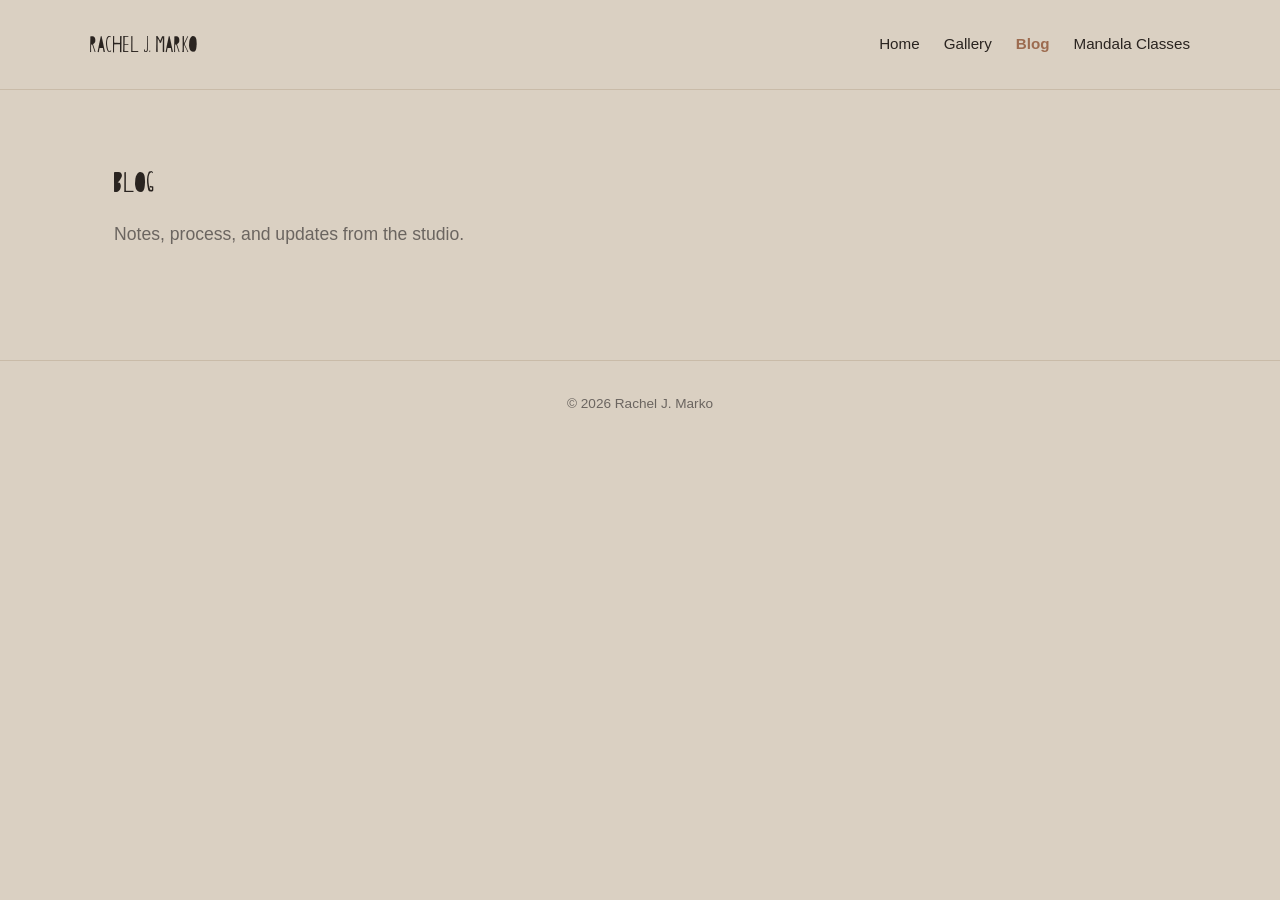
<file: blog/index.html>
<!DOCTYPE html>
<html lang="en">
<head>
  <meta charset="UTF-8" />
  <meta name="viewport" content="width=device-width, initial-scale=1.0" />
  <title>Blog — Rachel J. Marko</title>
  <link rel="stylesheet" href="https://api.fontshare.com/v2/css?f[]=general-sans@400,500,600,700&display=swap" />
  <link rel="stylesheet" href="/assets/css/style.css" />
</head>
<body>

  <header class="site-header">
    <div class="wrap">
      <div class="site-title">Rachel J. Marko</div>
      <nav class="site-nav">
        <a href="/">Home</a>
        <a href="/gallery/">Gallery</a>
        <a href="/blog/" class="active">Blog</a>
        <a href="https://meditation-mandala.com/" target="_blank" rel="noopener">Mandala Classes</a>
      </nav>
    </div>
  </header>

  <main>
    <div id="blog-intro">
      <h1>Blog</h1>
      <p class="lede">Notes, process, and updates from the studio.</p>
    </div>

    <div class="notice" id="blog-not-connected">
      <strong>Not connected yet.</strong> Once Rachel's Google Form + Sheet are set up and the
      Sheet ID is dropped into <code>assets/js/blog.js</code>, posts she submits through the
      form will show up here automatically — no upload step. See README.md for the checklist.
    </div>

    <div class="blog-grid" id="blog-grid"></div>

    <article id="blog-post-view" hidden></article>
  </main>

  <footer class="site-footer">
    &copy; <span id="year"></span> Rachel J. Marko
  </footer>

  <script src="/assets/js/blog.js"></script>
  <script>
    document.getElementById('year').textContent = new Date().getFullYear();
  </script>
</body>
</html>
</file>
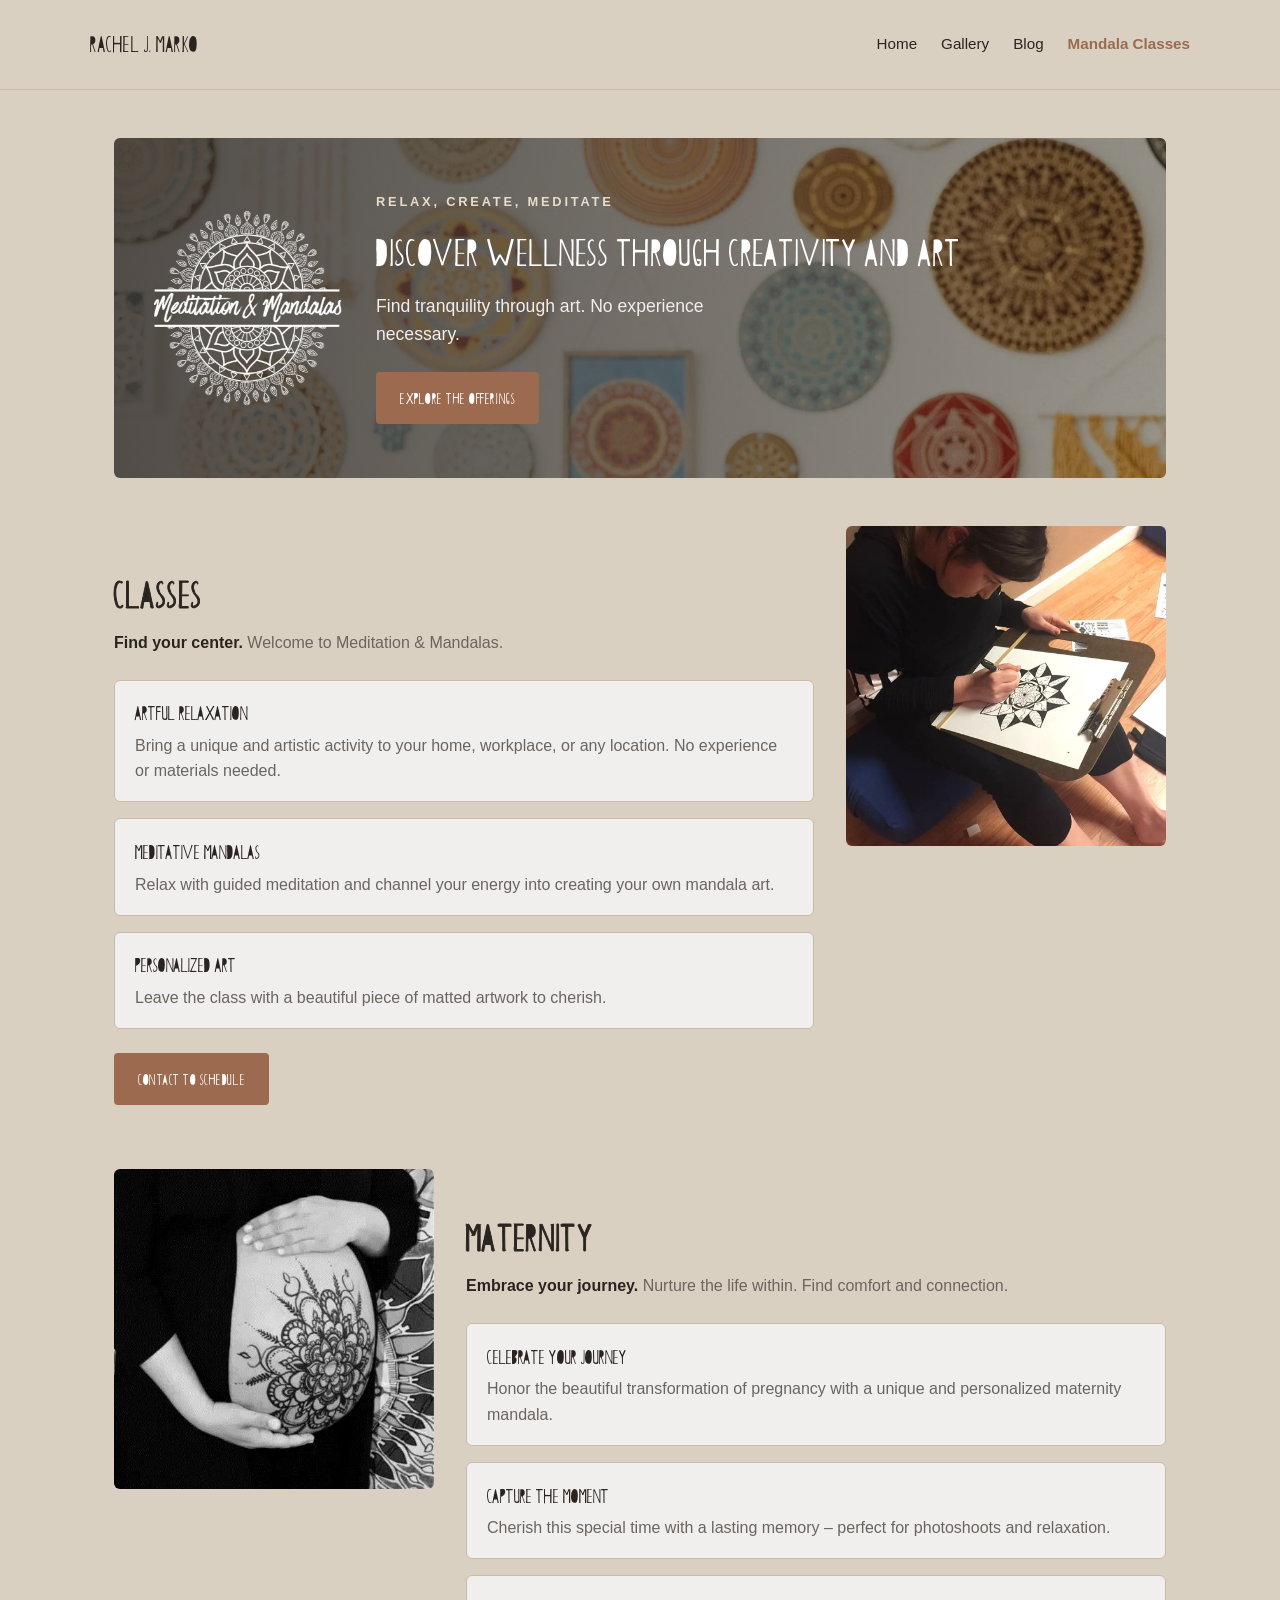
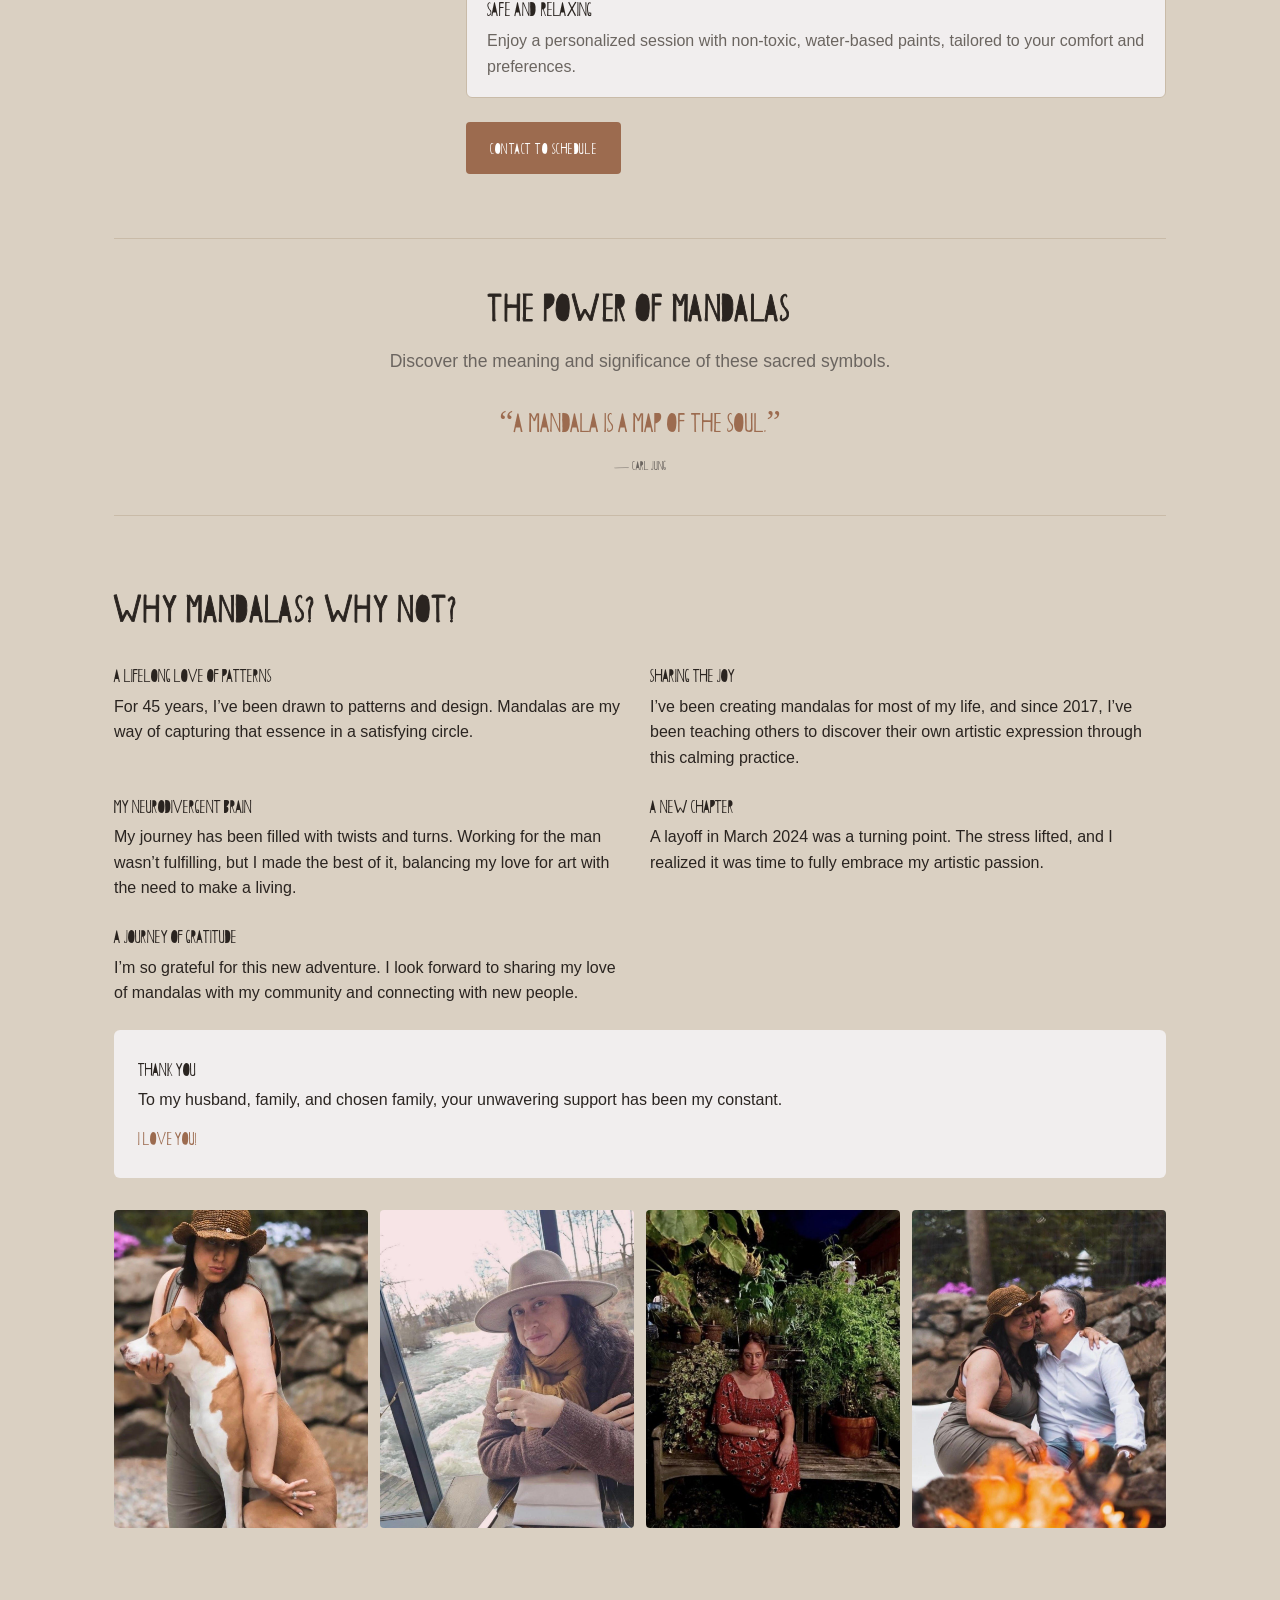
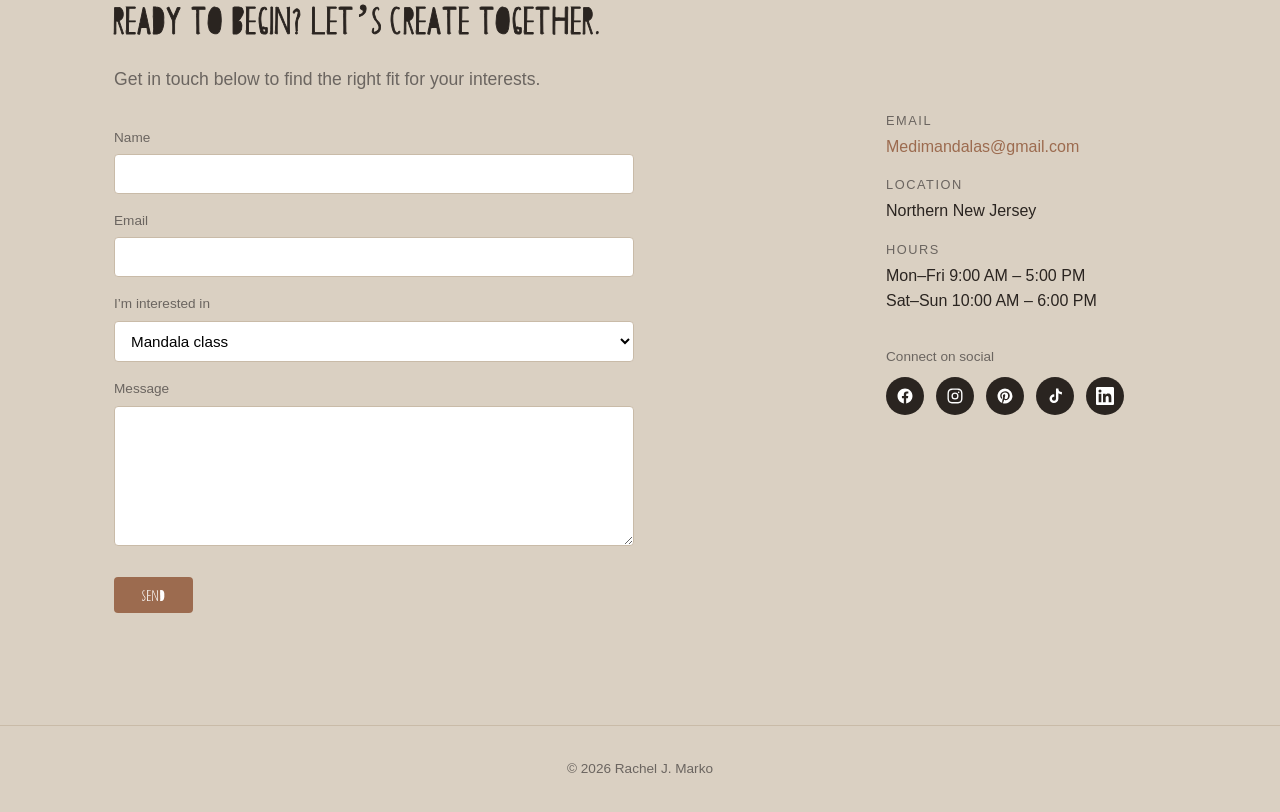
<file: mandalas/index.html>
<!DOCTYPE html>
<html lang="en">
<head>
  <meta charset="UTF-8">
  <meta name="viewport" content="width=device-width, initial-scale=1.0">
  <title>Meditation &amp; Mandalas — Rachel J. Marko</title>
  <meta name="description" content="Guided meditation and mandala art classes, plus maternity mandalas, in Northern New Jersey. No experience necessary.">
  <meta property="og:title" content="Meditation &amp; Mandalas — Rachel J. Marko">
  <meta property="og:description" content="Relax, create, meditate. Mandala art classes and maternity mandalas in Northern New Jersey.">
  <meta property="og:image" content="https://racheljmarko.com/assets/images/mandalas/mandala-wall.jpg">
  <link rel="stylesheet" href="https://api.fontshare.com/v2/css?f[]=general-sans@400,500,600,700&display=swap">
  <link rel="stylesheet" href="/assets/css/style.css">
  <link rel="stylesheet" href="/assets/css/mandalas.css">
</head>
<body>
  <header class="site-header">
    <div class="wrap">
      <div class="site-title">Rachel J. Marko</div>
      <nav class="site-nav">
        <a href="/">Home</a>
        <a href="/gallery/">Gallery</a>
        <a href="/blog/">Blog</a>
        <a href="/mandalas/" class="active">Mandala Classes</a>
      </nav>
    </div>
  </header>

  <main>
    <section class="mm-hero">
      <img class="mm-logo" src="/assets/images/mandalas/logo-white.png" alt="Meditation &amp; Mandalas">
      <div>
        <p class="eyebrow">Relax, Create, Meditate</p>
        <h1>Discover wellness through creativity and art</h1>
        <p>Find tranquility through art. No experience necessary.</p>
        <div class="mm-btns">
          <a class="mm-btn" href="#classes">Explore the offerings</a>
        </div>
      </div>
    </section>

    <section class="mm-section" id="classes">
      <div class="mm-split">
        <div>
          <h2>Classes</h2>
          <p class="mm-tagline"><strong>Find your center.</strong> Welcome to Meditation &amp; Mandalas.</p>
          <div class="mm-cards">
            <div class="mm-card">
              <h3>Artful Relaxation</h3>
              <p>Bring a unique and artistic activity to your home, workplace, or any location. No experience or materials needed.</p>
            </div>
            <div class="mm-card">
              <h3>Meditative Mandalas</h3>
              <p>Relax with guided meditation and channel your energy into creating your own mandala art.</p>
            </div>
            <div class="mm-card">
              <h3>Personalized Art</h3>
              <p>Leave the class with a beautiful piece of matted artwork to cherish.</p>
            </div>
          </div>
          <a class="mm-btn" href="#contact" data-interest="Mandala class">Contact to schedule</a>
        </div>
        <div class="mm-photo"><img src="/assets/images/mandalas/class-drawing.jpg" alt="A student drawing a mandala during a class" loading="lazy"></div>
      </div>
    </section>

    <section class="mm-section" id="maternity">
      <div class="mm-split flip">
        <div>
          <h2>Maternity</h2>
          <p class="mm-tagline"><strong>Embrace your journey.</strong> Nurture the life within. Find comfort and connection.</p>
          <div class="mm-cards">
            <div class="mm-card">
              <h3>Celebrate Your Journey</h3>
              <p>Honor the beautiful transformation of pregnancy with a unique and personalized maternity mandala.</p>
            </div>
            <div class="mm-card">
              <h3>Capture the Moment</h3>
              <p>Cherish this special time with a lasting memory – perfect for photoshoots and relaxation.</p>
            </div>
            <div class="mm-card">
              <h3>Safe and Relaxing</h3>
              <p>Enjoy a personalized session with non-toxic, water-based paints, tailored to your comfort and preferences.</p>
            </div>
          </div>
          <a class="mm-btn" href="#contact" data-interest="Maternity mandala">Contact to schedule</a>
        </div>
        <div class="mm-photo"><img src="/assets/images/mandalas/maternity-mandala.jpg" alt="A painted maternity mandala on a pregnant belly" loading="lazy"></div>
      </div>
    </section>

    <section class="mm-quote">
      <h2>The Power of Mandalas</h2>
      <p class="lede">Discover the meaning and significance of these sacred symbols.</p>
      <blockquote>“A mandala is a map of the soul.”<cite>— Carl Jung</cite></blockquote>
    </section>

    <section class="mm-section" id="about">
      <h2>Why Mandalas? Why Not?</h2>
      <div class="mm-story">
        <div>
          <h3>A Lifelong Love of Patterns</h3>
          <p>For 45 years, I’ve been drawn to patterns and design. Mandalas are my way of capturing that essence in a satisfying circle.</p>
        </div>
        <div>
          <h3>Sharing the Joy</h3>
          <p>I’ve been creating mandalas for most of my life, and since 2017, I’ve been teaching others to discover their own artistic expression through this calming practice.</p>
        </div>
        <div>
          <h3>My Neurodivergent Brain</h3>
          <p>My journey has been filled with twists and turns. Working for the man wasn’t fulfilling, but I made the best of it, balancing my love for art with the need to make a living.</p>
        </div>
        <div>
          <h3>A New Chapter</h3>
          <p>A layoff in March 2024 was a turning point. The stress lifted, and I realized it was time to fully embrace my artistic passion.</p>
        </div>
        <div>
          <h3>A Journey of Gratitude</h3>
          <p>I’m so grateful for this new adventure. I look forward to sharing my love of mandalas with my community and connecting with new people.</p>
        </div>
      </div>
      <div class="mm-thanks">
        <h3>Thank You</h3>
        <p>To my husband, family, and chosen family, your unwavering support has been my constant.</p>
        <p class="sign">I love you!</p>
      </div>
      <div class="mm-photos gallery-grid">
        <div class="tile"><img src="/assets/images/mandalas/rachel-1.jpg" alt="Rachel with her dog" loading="lazy"></div>
        <div class="tile"><img src="/assets/images/mandalas/rachel-2.jpg" alt="Rachel by a window overlooking a river" loading="lazy"></div>
        <div class="tile"><img src="/assets/images/mandalas/rachel-3.jpg" alt="Rachel seated among plants" loading="lazy"></div>
        <div class="tile"><img src="/assets/images/mandalas/rachel-4.jpg" alt="Rachel and her husband by a fire" loading="lazy"></div>
      </div>
    </section>

    <section class="mm-section" id="contact">
      <h2>Ready to Begin? Let’s Create Together.</h2>
      <p class="lede">Get in touch below to find the right fit for your interests.</p>
      <div class="mm-contact">
        <!-- Posts to the same Formspree form as the home page (currently delivers to rachel.j.marko@gmail.com).
             The subject line marks it as a mandala inquiry. -->
        <form class="contact-form" action="https://formspree.io/f/maeygbve" method="POST">
          <input type="hidden" name="_subject" value="New mandala class inquiry from racheljmarko.com">
          <label for="mm-name">Name</label>
          <input type="text" id="mm-name" name="name" required>
          <label for="mm-email">Email</label>
          <input type="email" id="mm-email" name="email" required>
          <label for="mm-interest">I’m interested in</label>
          <select id="mm-interest" name="interest">
            <option>Mandala class</option>
            <option>Maternity mandala</option>
            <option>Something else</option>
          </select>
          <label for="mm-message">Message</label>
          <textarea id="mm-message" name="message" required></textarea>
          <button type="submit">Send</button>
        </form>
        <div>
          <dl class="mm-info">
            <div><dt>Email</dt><dd><a href="mailto:Medimandalas@gmail.com">Medimandalas@gmail.com</a></dd></div>
            <div><dt>Location</dt><dd>Northern New Jersey</dd></div>
            <div><dt>Hours</dt><dd>Mon–Fri 9:00 AM – 5:00 PM<br>Sat–Sun 10:00 AM – 6:00 PM</dd></div>
          </dl>
          <div class="social-links">
            <p>Connect on social</p>
            <ul class="social-icons">
              <li><a href="https://www.facebook.com/medmandala" target="_blank" rel="noopener" aria-label="Facebook"><svg viewBox="0 0 24 24" aria-hidden="true"><path d="M22 12.06C22 6.51 17.52 2 12 2S2 6.51 2 12.06c0 5 3.66 9.15 8.44 9.94v-7.03H7.9v-2.91h2.54V9.85c0-2.5 1.49-3.89 3.77-3.89 1.09 0 2.24.2 2.24.2v2.46h-1.26c-1.24 0-1.63.77-1.63 1.56v1.88h2.78l-.44 2.91h-2.34V22c4.78-.79 8.44-4.94 8.44-9.94z"></path></svg></a></li>
              <li><a href="https://www.instagram.com/medimandalas" target="_blank" rel="noopener" aria-label="Instagram"><svg viewBox="0 0 24 24" aria-hidden="true"><path d="M12 7.3a4.7 4.7 0 1 0 0 9.4 4.7 4.7 0 0 0 0-9.4zm0 7.7a3 3 0 1 1 0-6 3 3 0 0 1 0 6zm6-7.9a1.1 1.1 0 1 1-2.2 0 1.1 1.1 0 0 1 2.2 0zM12 3.8c2.7 0 3 0 4 .06 2.7.12 4 1.4 4.1 4.1.05 1.1.06 1.4.06 4s0 3-.06 4c-.12 2.7-1.4 4-4.1 4.1-1.1.05-1.4.06-4 .06s-3 0-4-.06c-2.8-.12-4-1.4-4.1-4.1C3.8 15 3.8 14.7 3.8 12s0-3 .06-4C4 5.3 5.3 4 8 3.9 9 3.8 9.3 3.8 12 3.8zM12 2c-2.7 0-3.1 0-4.1.06C4.3 2.2 2.2 4.3 2.06 7.9 2 8.9 2 9.3 2 12s0 3.1.06 4.1c.16 3.6 2.2 5.7 5.84 5.84C8.9 22 9.3 22 12 22s3.1 0 4.1-.06c3.6-.16 5.7-2.2 5.84-5.84C22 15.1 22 14.7 22 12s0-3.1-.06-4.1C21.8 4.3 19.7 2.2 16.1 2.06 15.1 2 14.7 2 12 2z"></path></svg></a></li>
              <li><a href="https://pin.it/2ibSur0hj" target="_blank" rel="noopener" aria-label="Pinterest"><svg viewBox="0 0 24 24" aria-hidden="true"><path d="M12 2a10 10 0 0 0-3.64 19.31c-.09-.79-.17-2 .03-2.86l1.17-4.97s-.3-.6-.3-1.48c0-1.39.81-2.43 1.81-2.43.85 0 1.27.64 1.27 1.41 0 .86-.55 2.14-.83 3.33-.24 1 .5 1.81 1.48 1.81 1.78 0 3.15-1.88 3.15-4.59 0-2.4-1.72-4.08-4.18-4.08-2.85 0-4.52 2.14-4.52 4.35 0 .86.33 1.78.74 2.28a.3.3 0 0 1 .07.29l-.28 1.13c-.04.18-.15.22-.34.13-1.25-.58-2.03-2.41-2.03-3.88 0-3.16 2.3-6.06 6.62-6.06 3.47 0 6.17 2.48 6.17 5.79 0 3.45-2.18 6.23-5.2 6.23-1.02 0-1.97-.53-2.3-1.15l-.62 2.38c-.23.87-.84 1.96-1.25 2.62A10 10 0 1 0 12 2z"></path></svg></a></li>
              <li><a href="https://www.tiktok.com/@meditation.mandal" target="_blank" rel="noopener" aria-label="TikTok"><svg viewBox="0 0 24 24" aria-hidden="true"><path d="M16.5 2h-3.2v13.7a2.7 2.7 0 1 1-2.3-2.67V9.7a5.9 5.9 0 1 0 5.5 5.88V8.4a7.9 7.9 0 0 0 4.7 1.53V6.7a4.7 4.7 0 0 1-4.7-4.7z"></path></svg></a></li>
              <li><a href="https://linkedin.com/in/rachel-j-marko-b14287b" target="_blank" rel="noopener" aria-label="LinkedIn"><svg viewBox="0 0 24 24" aria-hidden="true"><path d="M20.45 20.45h-3.55v-5.57c0-1.33-.03-3.04-1.85-3.04-1.86 0-2.14 1.45-2.14 2.94v5.67H9.36V9h3.41v1.56h.05c.48-.9 1.64-1.85 3.37-1.85 3.6 0 4.27 2.37 4.27 5.46v6.28zM5.34 7.43a2.06 2.06 0 1 1 0-4.12 2.06 2.06 0 0 1 0 4.12zM7.12 20.45H3.56V9h3.56v11.45zM22.22 0H1.77C.79 0 0 .77 0 1.73v20.54C0 23.23.79 24 1.77 24h20.45c.98 0 1.78-.77 1.78-1.73V1.73C24 .77 23.2 0 22.22 0z"></path></svg></a></li>
            </ul>
          </div>
        </div>
      </div>
    </section>
  </main>

  <footer class="site-footer">
    © <span id="year">2026</span> Rachel J. Marko
  </footer>

  <script>
    // "Contact to schedule" buttons pre-pick the matching option in the form.
    document.querySelectorAll('[data-interest]').forEach(function (a) {
      a.addEventListener('click', function () {
        var sel = document.getElementById('mm-interest');
        if (sel) sel.value = a.getAttribute('data-interest');
      });
    });
    document.getElementById('year').textContent = new Date().getFullYear();
  </script>
</body>
</html>
</file>
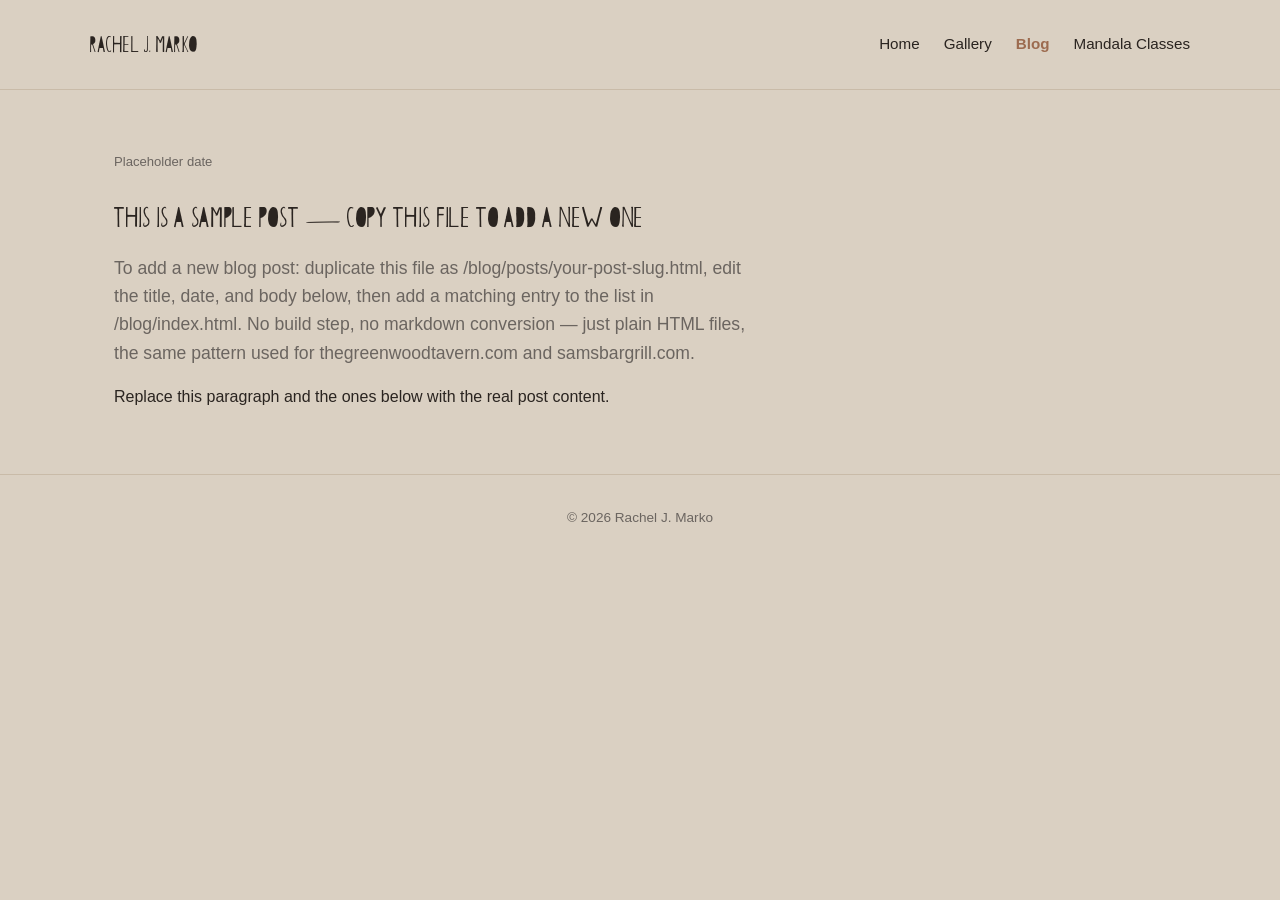
<file: blog/posts/welcome.html>
<!DOCTYPE html>
<html lang="en">
<head>
  <meta charset="UTF-8" />
  <meta name="viewport" content="width=device-width, initial-scale=1.0" />
  <title>Welcome — Rachel J. Marko</title>
  <link rel="stylesheet" href="https://api.fontshare.com/v2/css?f[]=general-sans@400,500,600,700&display=swap" />
  <link rel="stylesheet" href="/assets/css/style.css" />
</head>
<body>

  <header class="site-header">
    <div class="wrap">
      <div class="site-title">Rachel J. Marko</div>
      <nav class="site-nav">
        <a href="/">Home</a>
        <a href="/gallery/">Gallery</a>
        <a href="/blog/" class="active">Blog</a>
        <a href="https://meditation-mandala.com/" target="_blank" rel="noopener">Mandala Classes</a>
      </nav>
    </div>
  </header>

  <main>
    <p class="post-date">Placeholder date</p>
    <h1>This is a sample post — copy this file to add a new one</h1>
    <p class="lede">
      To add a new blog post: duplicate this file as /blog/posts/your-post-slug.html, edit the
      title, date, and body below, then add a matching entry to the list in /blog/index.html.
      No build step, no markdown conversion — just plain HTML files, the same pattern used for
      thegreenwoodtavern.com and samsbargrill.com.
    </p>
    <p>Replace this paragraph and the ones below with the real post content.</p>
  </main>

  <footer class="site-footer">
    &copy; <span id="year"></span> Rachel J. Marko
  </footer>

  <script>
    document.getElementById('year').textContent = new Date().getFullYear();
  </script>
</body>
</html>
</file>
<file: assets/css/style.css>
/* racheljmarko.com — shared site styles
   Palette + fonts based on Rachel's Canva mockup:
   - Landing/blog background: #dad0c2 (warm tan)
   - Gallery background: #f1eeee (soft off-white) — applied via body.gallery-page below
   - Headline font: Papercutting — the real font from the mockup. Scott/Rachel bought the
     Desktop + Webfont license from Creative Market (Creativetacos); files are self-hosted
     under /assets/fonts/, see the @font-face below. No Google Fonts link needed for this one.
   - Body font: General Sans (free, Fontshare) — standing in for "PP Telegraf" from the
     mockup, which is also a paid commercial font (Rachel decided the free look-alike was fine
     for body text). See README.md for details. */

@font-face {
  font-family: 'Papercutting';
  src: url('/assets/fonts/papercutting-regular.woff2') format('woff2'),
       url('/assets/fonts/papercutting-regular.woff') format('woff');
  font-style: normal;
  font-weight: normal;
  font-display: swap;
}

:root {
  --color-bg: #dad0c2;
  --color-bg-alt: #f1eeee;
  --color-text: #2a2420;
  --color-muted: #6b6560;
  --color-accent: #9c6b4f;
  --color-border: #c9bba8;
  --font-heading: 'Papercutting', cursive;
  --font-body: 'General Sans', -apple-system, BlinkMacSystemFont, 'Segoe UI', Helvetica, Arial, sans-serif;
  --max-width: 1100px;
}

* { box-sizing: border-box; }

body {
  margin: 0;
  background: var(--color-bg);
  color: var(--color-text);
  font-family: var(--font-body);
  line-height: 1.6;
}

body.gallery-page { background: var(--color-bg-alt); }

a { color: var(--color-accent); text-decoration: none; }
a:hover { text-decoration: underline; }

img { max-width: 100%; display: block; }

.site-header {
  border-bottom: 1px solid var(--color-border);
  padding: 1.5rem 1.5rem;
}

.site-header .wrap {
  max-width: var(--max-width);
  margin: 0 auto;
  display: flex;
  align-items: center;
  justify-content: space-between;
  flex-wrap: wrap;
  gap: 1rem;
}

.site-title {
  font-family: var(--font-heading);
  font-size: 1.6rem;
  letter-spacing: 0.02em;
  text-transform: uppercase;
  color: var(--color-text);
}

.site-nav { display: flex; gap: 1.5rem; }
.site-nav a { color: var(--color-text); font-size: 0.95rem; }
.site-nav a.active { color: var(--color-accent); font-weight: 600; }

main {
  max-width: var(--max-width);
  margin: 0 auto;
  padding: 3rem 1.5rem;
}

h1, h2, h3 {
  font-family: var(--font-heading);
  font-weight: normal;
  line-height: 1.25;
}

h1 { font-size: 2.1rem; margin-bottom: 0.5rem; letter-spacing: 0.02em; }
h2 { font-size: 1.5rem; margin-top: 2.5rem; letter-spacing: 0.02em; }

.lede {
  color: var(--color-muted);
  font-size: 1.1rem;
  max-width: 65ch;
}

.notice {
  background: #fff8ec;
  border: 1px solid #f0e2c4;
  border-radius: 6px;
  padding: 1rem 1.25rem;
  font-size: 0.92rem;
  color: #6b5730;
  margin: 1.5rem 0 2.5rem;
}

/* Hero — landing page only. Left box is a fixed image (Rachel's block-print pattern) with
   a pre-rendered "Artist / Creator / Connector / Fabricator" graphic overlaid on top (a plain
   image, not live CSS text — this sidesteps font/size rendering differences across devices).
   Right box is a live image pulled at random from Rachel's Drive gallery on every page load,
   via hero.js. */
.hero { margin-bottom: 3rem; }

.hero-visual {
  display: grid;
  grid-template-columns: 1.3fr 1fr;
  gap: 1rem;
  min-height: 280px;
}

.hero-pattern {
  position: relative;
  border-radius: 6px;
  background-color: var(--color-border);
  background-image: url('/assets/images/hero-pattern.jpg');
  background-size: cover;
  background-position: center;
}

/* The "Artist / Creator / Connector / Fabricator" graphic, right-justified over the pattern
   image at reduced opacity so the pattern shows through. Sized as a percentage of the pattern
   box, so it scales naturally at every screen width with no separate mobile rules needed. */
.hero-text-img {
  position: absolute;
  top: 50%;
  right: 4%;
  transform: translateY(-50%);
  width: 55%;
  max-width: 420px;
  opacity: 0.75;
}

.hero-tile {
  border-radius: 6px;
  overflow: hidden;
  background: var(--color-border);
}

.hero-tile img { width: 100%; height: 100%; object-fit: cover; }

@media (max-width: 640px) {
  .hero-visual { gap: 0.6rem; min-height: 260px; }
  .hero-text-img { width: 62%; right: 3%; }
}

.bio-section {
  display: grid;
  grid-template-columns: 1fr;
  gap: 2rem;
  margin-bottom: 3rem;
}

@media (min-width: 720px) {
  .bio-section { grid-template-columns: 280px 1fr; }
}

.essay {
  max-width: 68ch;
  margin: 0 0 3rem;
}

.essay p {
  margin: 0 0 1.25rem;
}

.bio-portrait {
  width: 100%;
  aspect-ratio: 4 / 5;
  background: var(--color-border);
  border-radius: 4px;
  display: flex;
  align-items: center;
  justify-content: center;
  color: var(--color-muted);
  font-size: 0.85rem;
  text-align: center;
  padding: 1rem;
  overflow: hidden;
}

.bio-portrait img {
  width: 100%;
  height: 100%;
  object-fit: cover;
}

.contact-form {
  max-width: 520px;
}

.contact-form label {
  display: block;
  font-size: 0.85rem;
  color: var(--color-muted);
  margin: 1rem 0 0.35rem;
}

.contact-form input,
.contact-form textarea {
  width: 100%;
  padding: 0.65rem 0.75rem;
  border: 1px solid var(--color-border);
  border-radius: 4px;
  font-family: inherit;
  font-size: 0.95rem;
  background: #fff;
}

.contact-form textarea { min-height: 140px; resize: vertical; }

.contact-form button {
  margin-top: 1.5rem;
  background: var(--color-accent);
  color: #fff;
  border: none;
  padding: 0.75rem 1.75rem;
  border-radius: 4px;
  font-size: 0.95rem;
  cursor: pointer;
  font-family: var(--font-heading);
  letter-spacing: 0.03em;
}

.contact-form button:hover { opacity: 0.9; }

/* Follow / social links */
.social-links { margin: 2rem 0 0; }

.social-links p {
  font-size: 0.85rem;
  color: var(--color-muted);
  margin: 0 0 0.6rem;
}

.social-icons {
  display: flex;
  gap: 0.75rem;
  padding: 0;
  margin: 0;
  list-style: none;
}

.social-icons a {
  width: 38px;
  height: 38px;
  border-radius: 50%;
  background: var(--color-text);
  color: #fff;
  display: flex;
  align-items: center;
  justify-content: center;
}

.social-icons a:hover { opacity: 0.85; }
.social-icons svg { width: 18px; height: 18px; fill: currentColor; }

.gallery-tabs {
  display: flex;
  flex-wrap: wrap;
  gap: 0.5rem 0.75rem;
  margin: 1.5rem 0 2rem;
  padding: 0;
  list-style: none;
}

.gallery-tabs button {
  background: none;
  border: 1px solid var(--color-border);
  border-radius: 999px;
  padding: 0.4rem 1rem;
  font-size: 0.85rem;
  color: var(--color-text);
  cursor: pointer;
}

.gallery-tabs button.active {
  background: var(--color-text);
  color: #fff;
  border-color: var(--color-text);
}

.gallery-grid {
  display: grid;
  grid-template-columns: repeat(auto-fill, minmax(220px, 1fr));
  gap: 1.25rem;
}

.gallery-grid .tile {
  aspect-ratio: 1 / 1;
  background: var(--color-border);
  border-radius: 4px;
  overflow: hidden;
  border: 0;
  padding: 0;
  display: block;
  width: 100%;
  cursor: pointer;
  font: inherit;
}

.gallery-grid .tile img {
  width: 100%;
  height: 100%;
  object-fit: cover;
}

/* Watermarked lightbox preview (see gallery.js) */
body.lightbox-open { overflow: hidden; }

.lightbox {
  position: fixed;
  inset: 0;
  background: rgba(20, 16, 12, 0.85);
  display: flex;
  align-items: center;
  justify-content: center;
  padding: 2rem 1.5rem;
  z-index: 100;
}

/* The [hidden] attribute and this class both have equal CSS specificity, and this rule
   comes later in the file — without this override, "display: flex" above would win and
   the lightbox would stay visible even while hidden. */
.lightbox[hidden] {
  display: none;
}

.lightbox-inner {
  position: relative;
  max-width: min(90vw, 1100px);
  max-height: 90vh;
  display: flex;
  flex-direction: column;
  align-items: center;
  gap: 0.75rem;
}

.lightbox-inner canvas,
.lightbox-inner img#lightbox-fallback-img {
  max-width: 100%;
  max-height: 78vh;
  border-radius: 4px;
  background: #111;
  display: block;
}

.lightbox-close {
  position: absolute;
  top: -2.75rem;
  right: 0;
  background: none;
  border: 0;
  color: #fff;
  font-size: 2rem;
  line-height: 1;
  cursor: pointer;
  padding: 0.25rem 0.5rem;
}

.lightbox-caption {
  color: #f1eeee;
  font-size: 0.82rem;
  opacity: 0.75;
  margin: 0;
  text-align: center;
}

/* Prev/next arrows — fixed to the left/right edges of the whole overlay (not the image
   box), so they stay put regardless of the current image's size or orientation. Hidden
   entirely when the gallery category has only one image (see gallery.js). */
.lightbox-nav {
  position: absolute;
  top: 50%;
  transform: translateY(-50%);
  background: rgba(20, 16, 12, 0.45);
  border: 0;
  color: #fff;
  width: 48px;
  height: 48px;
  border-radius: 50%;
  font-size: 1.7rem;
  line-height: 1;
  cursor: pointer;
  display: flex;
  align-items: center;
  justify-content: center;
}

.lightbox-nav:hover { background: rgba(20, 16, 12, 0.7); }

.lightbox-prev { left: 0.75rem; }
.lightbox-next { right: 0.75rem; }

@media (max-width: 640px) {
  .lightbox-nav { width: 40px; height: 40px; font-size: 1.4rem; }
  .lightbox-prev { left: 0.35rem; }
  .lightbox-next { right: 0.35rem; }
}

/* Blog — card grid */
.blog-grid {
  display: grid;
  grid-template-columns: repeat(auto-fill, minmax(240px, 1fr));
  gap: 1.75rem;
  margin: 2rem 0;
}

.blog-card {
  background: #fff;
  border: 1px solid var(--color-border);
  border-radius: 6px;
  overflow: hidden;
  display: flex;
  flex-direction: column;
}

.blog-card-thumb {
  aspect-ratio: 4 / 3;
  background: var(--color-border);
  display: flex;
  align-items: center;
  justify-content: center;
  color: var(--color-muted);
  font-size: 0.8rem;
  text-align: center;
  padding: 1rem;
}

.blog-card-body { padding: 1rem 1.25rem 1.25rem; }

.blog-card .post-title {
  font-family: var(--font-heading);
  font-size: 1.15rem;
  margin: 0 0 0.35rem;
  letter-spacing: 0.01em;
}

.blog-card .post-date {
  font-size: 0.78rem;
  color: var(--color-muted);
  margin: 0 0 0.6rem;
}

.blog-card .post-readmore { font-size: 0.85rem; font-weight: 600; }

.blog-card .post-excerpt {
  font-size: 0.88rem;
  color: var(--color-muted);
  margin: 0 0 0.75rem;
}

.post-date { font-size: 0.82rem; color: var(--color-muted); }

#blog-post-view img { max-width: 100%; border-radius: 6px; }

.site-footer {
  border-top: 1px solid var(--color-border);
  padding: 2rem 1.5rem;
  text-align: center;
  color: var(--color-muted);
  font-size: 0.85rem;
}
</file>
<file: assets/css/mandalas.css>
/* Mandala Classes page (/mandalas/) — builds on style.css.
   Uses the same palette, fonts and spacing variables; only adds the pieces
   this page needs (hero banner, offering cards, quote, story grid, info list). */

.mm-hero {
  position: relative;
  border-radius: 6px;
  overflow: hidden;
  background: #3b302a url('/assets/images/mandalas/mandala-wall.jpg') center / cover no-repeat;
  min-height: 340px;
  display: grid;
  grid-template-columns: auto 1fr;
  align-items: center;
  gap: 2rem;
  padding: 2.5rem;
  margin-bottom: 3rem;
}
.mm-hero::before {
  content: "";
  position: absolute;
  inset: 0;
  background: linear-gradient(90deg, rgba(42, 36, 32, 0.78) 0%, rgba(42, 36, 32, 0.55) 60%, rgba(42, 36, 32, 0.35) 100%);
}
.mm-hero > * { position: relative; }
.mm-hero .mm-logo { width: 190px; height: auto; }
.mm-hero .eyebrow {
  font-size: 0.8rem;
  letter-spacing: 0.22em;
  text-transform: uppercase;
  color: #e8dccb;
  margin: 0 0 0.75rem;
  font-weight: 600;
}
.mm-hero h1 {
  color: #fff;
  font-size: clamp(1.9rem, 4vw, 2.8rem);
  margin: 0 0 0.75rem;
}
.mm-hero p {
  color: #f1eeee;
  font-size: 1.1rem;
  margin: 0 0 1.5rem;
  max-width: 34ch;
}

.mm-btns { display: flex; flex-wrap: wrap; gap: 0.75rem; }
.mm-btn {
  display: inline-block;
  background: var(--color-accent);
  color: #fff;
  padding: 0.75rem 1.5rem;
  border-radius: 4px;
  font-family: var(--font-heading);
  letter-spacing: 0.03em;
  font-size: 1.1rem;
}
.mm-btn:hover { text-decoration: none; opacity: 0.9; }
.mm-btn.ghost { background: transparent; border: 1px solid #f1eeee; color: #f1eeee; }
.mm-btn.ghost:hover { background: rgba(255, 255, 255, 0.12); }
.mm-btn.outline { background: transparent; border: 1px solid var(--color-accent); color: var(--color-accent); }

/* Offering blocks (Classes, Maternity) */
.mm-section { margin: 0 0 4rem; scroll-margin-top: 1rem; }
.mm-section > h2 { margin-top: 0; }
.mm-split {
  display: grid;
  grid-template-columns: 1fr;
  gap: 2rem;
  align-items: start;
}
@media (min-width: 820px) {
  .mm-split { grid-template-columns: 1fr 320px; }
  .mm-split.flip { grid-template-columns: 320px 1fr; }
  .mm-split.flip .mm-photo { order: -1; }
}
.mm-photo img { border-radius: 6px; width: 100%; aspect-ratio: 1 / 1; object-fit: cover; }
.mm-cards { display: grid; gap: 1rem; margin: 1.5rem 0; }
.mm-card {
  background: var(--color-bg-alt);
  border: 1px solid var(--color-border);
  border-radius: 6px;
  padding: 1.1rem 1.25rem;
}
.mm-card h3 { margin: 0 0 0.35rem; font-size: 1.45rem; color: var(--color-text); }
.mm-card p { margin: 0; color: var(--color-muted); }
.mm-tagline { color: var(--color-muted); margin: -0.25rem 0 0; }
.mm-tagline strong { color: var(--color-text); font-weight: 600; }

/* Quote */
.mm-quote {
  border-top: 1px solid var(--color-border);
  border-bottom: 1px solid var(--color-border);
  padding: 2.5rem 0;
  margin: 0 0 4rem;
  text-align: center;
}
.mm-quote h2 { margin: 0 0 0.5rem; }
.mm-quote .lede { margin: 0 auto 1.5rem; }
.mm-quote blockquote {
  font-family: var(--font-heading);
  font-size: clamp(1.4rem, 3vw, 2rem);
  line-height: 1.35;
  margin: 0 auto;
  max-width: 28ch;
  color: var(--color-accent);
}
.mm-quote cite { display: block; margin-top: 0.75rem; font-style: normal; color: var(--color-muted); font-size: 0.95rem; }

/* Story */
.mm-story { display: grid; gap: 1.25rem; grid-template-columns: 1fr; margin: 1.5rem 0; }
@media (min-width: 720px) { .mm-story { grid-template-columns: 1fr 1fr; } }
.mm-story h3 { margin: 0 0 0.35rem; font-size: 1.4rem; }
.mm-story p { margin: 0; }
.mm-thanks {
  background: var(--color-bg-alt);
  border-radius: 6px;
  padding: 1.5rem;
  margin: 1.5rem 0 0;
}
.mm-thanks h3 { margin: 0 0 0.35rem; }
.mm-thanks p { margin: 0; }
.mm-thanks .sign { font-family: var(--font-heading); color: var(--color-accent); font-size: 1.3rem; margin-top: 0.5rem; }
.mm-photos { display: grid; grid-template-columns: repeat(4, 1fr); gap: 0.75rem; margin: 2rem 0 0; }
@media (max-width: 640px) { .mm-photos { grid-template-columns: repeat(2, 1fr); } }
.mm-photos .tile { aspect-ratio: 4 / 5; }

/* Shop strip */
.mm-shop {
  display: grid;
  grid-template-columns: 1fr;
  gap: 1.5rem;
  align-items: center;
  background: var(--color-bg-alt);
  border: 1px solid var(--color-border);
  border-radius: 6px;
  padding: 1.5rem;
  margin: 0 0 4rem;
}
@media (min-width: 720px) { .mm-shop { grid-template-columns: 260px 1fr; } }
.mm-shop img { border-radius: 4px; width: 100%; }
.mm-shop h2 { margin: 0 0 0.35rem; }
.mm-shop p { margin: 0 0 1rem; color: var(--color-muted); }

/* Contact */
.mm-contact { display: grid; grid-template-columns: 1fr; gap: 2.5rem; }
@media (min-width: 820px) { .mm-contact { grid-template-columns: 1fr 280px; } }
.mm-info { margin: 0; display: grid; gap: 1rem; }
.mm-info dt { font-size: 0.8rem; letter-spacing: 0.12em; text-transform: uppercase; color: var(--color-muted); }
.mm-info dd { margin: 0.15rem 0 0; overflow-wrap: anywhere; }
.contact-form select {
  width: 100%;
  padding: 0.65rem 0.75rem;
  border: 1px solid var(--color-border);
  border-radius: 4px;
  font-family: inherit;
  font-size: 0.95rem;
  background: #fff;
}

@media (max-width: 640px) {
  .mm-hero { grid-template-columns: 1fr; text-align: center; padding: 2rem 1.25rem; }
  .mm-hero .mm-logo { width: 140px; margin: 0 auto; }
  .mm-hero p { margin-left: auto; margin-right: auto; }
  .mm-btns { justify-content: center; }
}

.mm-thanks h3 { font-size: 1.4rem; }
#contact .contact-form button { font-size: 1.1rem; }

/* Section headings: larger and heavier. Papercutting has one weight,
   so a thin same-color outline gives it a bold look instead of faux-bold. */
.mm-section h2,
.mm-quote h2 {
  font-size: clamp(2.1rem, 4.5vw, 2.8rem);
  letter-spacing: 0.03em;
  -webkit-text-stroke: 0.9px currentColor;
  margin-bottom: 0.75rem;
}
</file>
